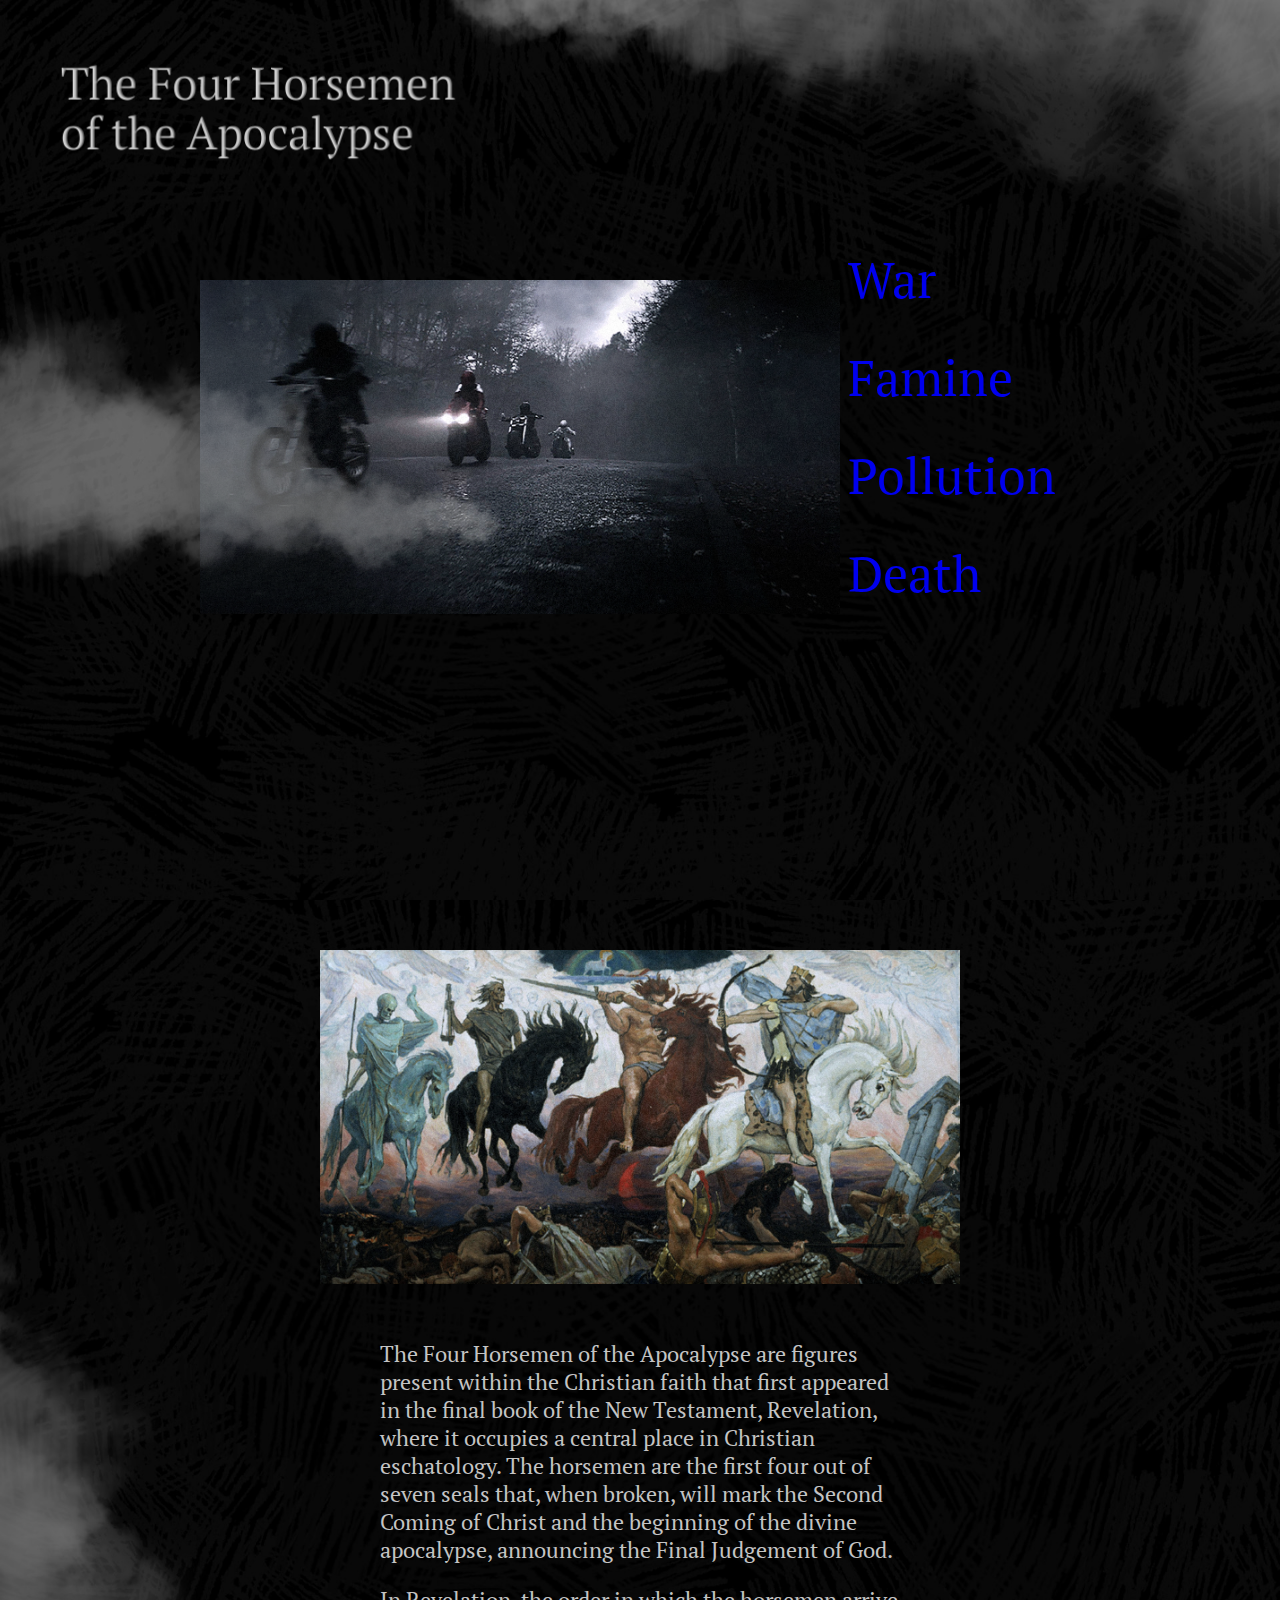
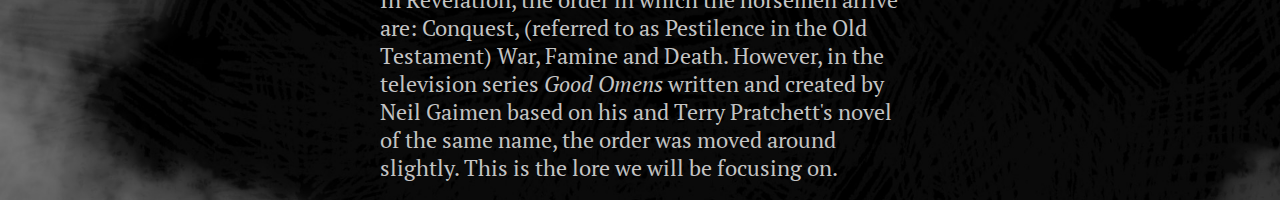
<file: index.html>
<!DOCTYPE html>
<html lang="en">
<head>
    <meta charset="UTF-8">
    <meta http-equiv="X-UA-Compatible" content="IE=edge">
    <meta name="viewport" content="width=device-width, initial-scale=1.0">
    <title>Four Horsemen</title>
    <link rel="icon" href="images/favicon.png">
    <link rel="stylesheet" href="style.css">
</head>
<body class="homepage">
    <section class="intro">
        <img id="left-align" src="images/page-title.png" alt="">
        <img id="left-align" src="images/page1-clouds.png" alt="">
        <img src="images/four-ride.png" class="intro-style" alt="four people on motorcycles on a rainy grey street">
        <div class="vertical-menu">
            <a id="war" href="war.html">War</a>
            <a id="famine" href="famine.html">Famine</a>
            <a id="pollution" href="pollution.html">Pollution</a>
            <a id="death" href="death.html">Death</a>
        </div>
    </section>
    <section class="history">
        <img src="images/horsemen.png" class="history-style" alt="an 18th century painting depicting four horses and their apocalyptic horsemen">
    <div class="center-text">
        <p>The Four Horsemen of the Apocalypse are figures present within the Christian faith that first appeared in the final book of the New Testament, Revelation, where it 
                occupies a central place in Christian eschatology. The horsemen are the first four out of seven seals that, when broken, will mark the Second Coming of Christ and 
                the beginning of the divine apocalypse, announcing the Final Judgement of God. </p>
        <p>In Revelation, the order in which the horsemen arrive are: Conquest, (referred to as Pestilence in the Old Testament) War, Famine and Death. However, in the television 
                series <em>Good Omens</em> written and created by Neil Gaimen based on his and Terry Pratchett's novel of the same name, the order was moved around slightly. This is the lore 
                we will be focusing on.</p>
    </div>
    </section>
</html>
</file>
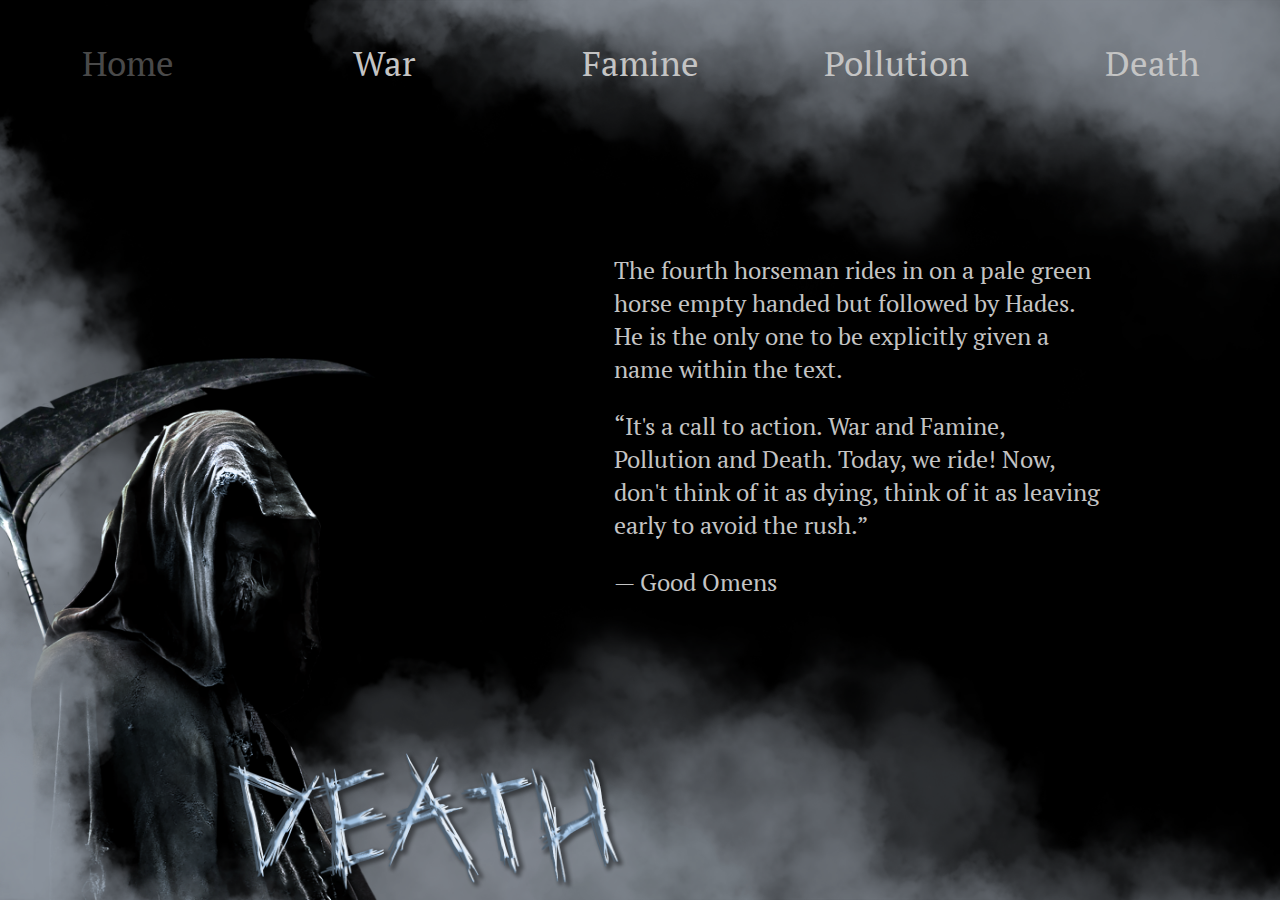
<file: death.html>
<html lang="en">
<head>
    <meta charset="UTF-8">
    <meta http-equiv="X-UA-Compatible" content="IE=edge">
    <meta name="viewport" content="width=device-width, initial-scale=1.0">
    <title>Death</title>
    <link rel="icon" href="images/favicon.png">
    <link rel="stylesheet" href="style.css">
</head>
<body class="death-bg">
    <div class="horizontal-menu">
        <a href="index.html">Home</a>
        <a href="war.html">War</a>
        <a href="famine.html">Famine</a>
        <a href="pollution.html">Pollution</a>
        <a href="death.html">Death</a>
    </div>
    <div class="sparks">
        <img id="img"src="images/above-clouds.png" alt="grey clouds covering the bottom left corner">
    </div>
    <div class="left-character">
        <img id="img"src="images/death.png" alt="a decayed skeleton wearing a tattered icy blue-black robe, there is also a scythe behind him">
    </div>
    <div class="left-title">
        <img id="img"src="images/death-title.png" alt="the word death in scary looking icicle font">
    </div>
    <div class="right-text">
        <p>The fourth horseman rides in on a pale green horse empty handed but followed by Hades. He is the only one to be explicitly given a name within the text.</p>
        <p>“It's a call to action. War and Famine, Pollution and Death. Today, we ride! Now, don't think of it as dying, think of it as leaving early to avoid the rush.”</p>
        <p>— Good Omens</p>
    </div>
</body>
</html>
</file>
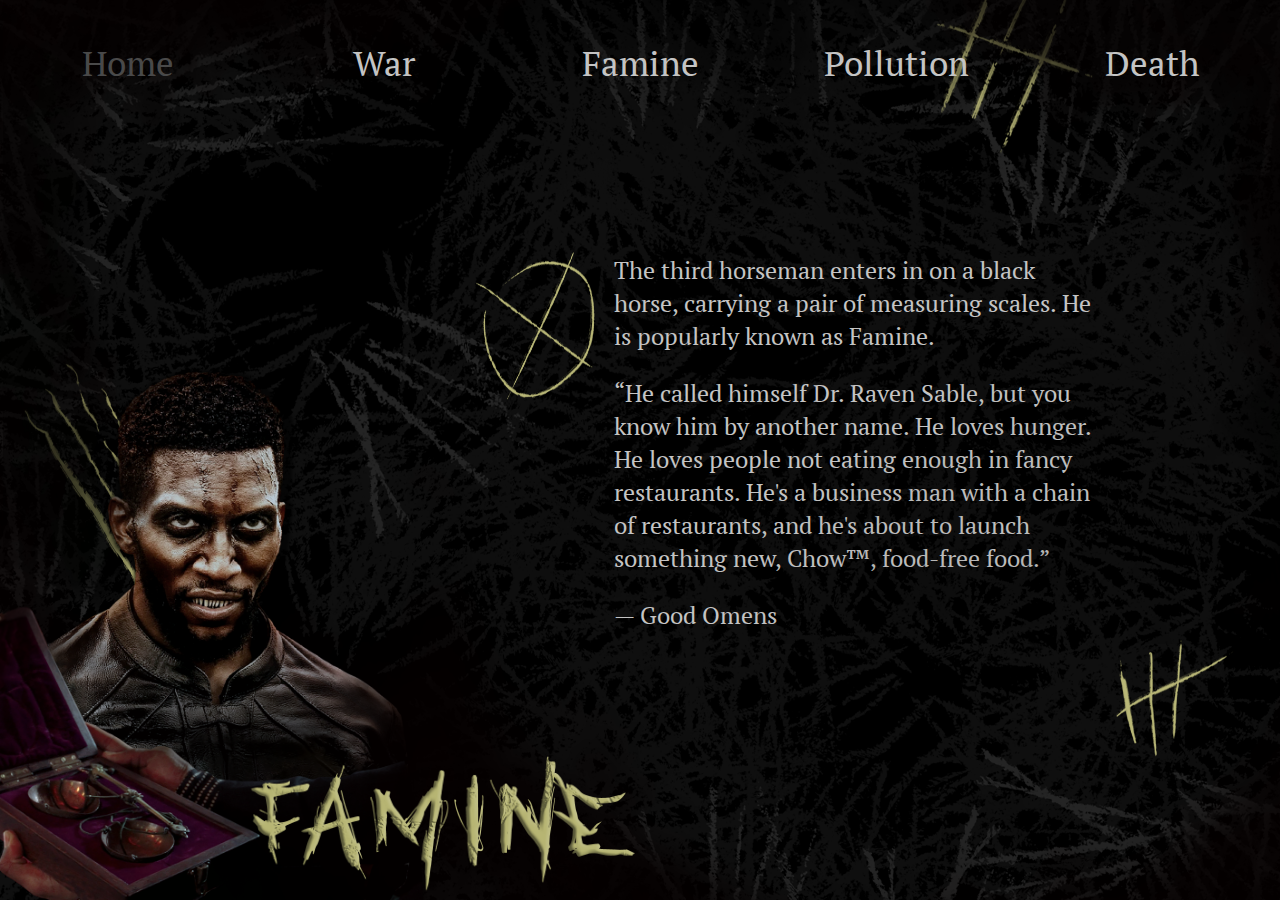
<file: famine.html>
<html lang="en">
<head>
    <meta charset="UTF-8">
    <meta http-equiv="X-UA-Compatible" content="IE=edge">
    <meta name="viewport" content="width=device-width, initial-scale=1.0">
    <title>Famine</title>
    <link rel="icon" href="images/favicon.png">
    <link rel="stylesheet" href="style.css">
</head>
<body class="famine-bg">
    <div class="horizontal-menu">
        <a href="index.html">Home</a>
        <a href="war.html">War</a>
        <a href="famine.html">Famine</a>
        <a href="pollution.html">Pollution</a>
        <a href="death.html">Death</a>
    </div>
    <div class="mist">
        <img id="img"src="images/black-mist.png" alt="a dark fog covering the bottom of the page">
    </div>
    <div class="scratches">
        <img id="img"src="images/scratches.png" alt="rough yellow scratches">
    </div>
    <div class="scales">
        <img id="img"src="images/scales.png" alt="measuring scales in a purple velvet box">
    </div>
    <div class="left-character">
        <img id="img"src="images/famine.png" alt="a man with sharp teeth in a black leather jacket">
    </div>
    <div class="left-title">
        <img id="img"src="images/famine-title.png" alt="the world famine in sickly yellow spindly font">
    </div>
    <div class="right-text">
        <p>The third horseman enters in on a black horse, carrying a pair of measuring scales. He is popularly known as Famine.</p>
        <p>“He called himself Dr. Raven Sable, but you know him by another name. He loves hunger. He loves people not eating enough in fancy restaurants. He's a business man with a 
            chain of restaurants, and he's about to launch something new, Chow™, food-free food.” </p>
        <p>— Good Omens</p>
    </div>
</body>
</html>
</file>
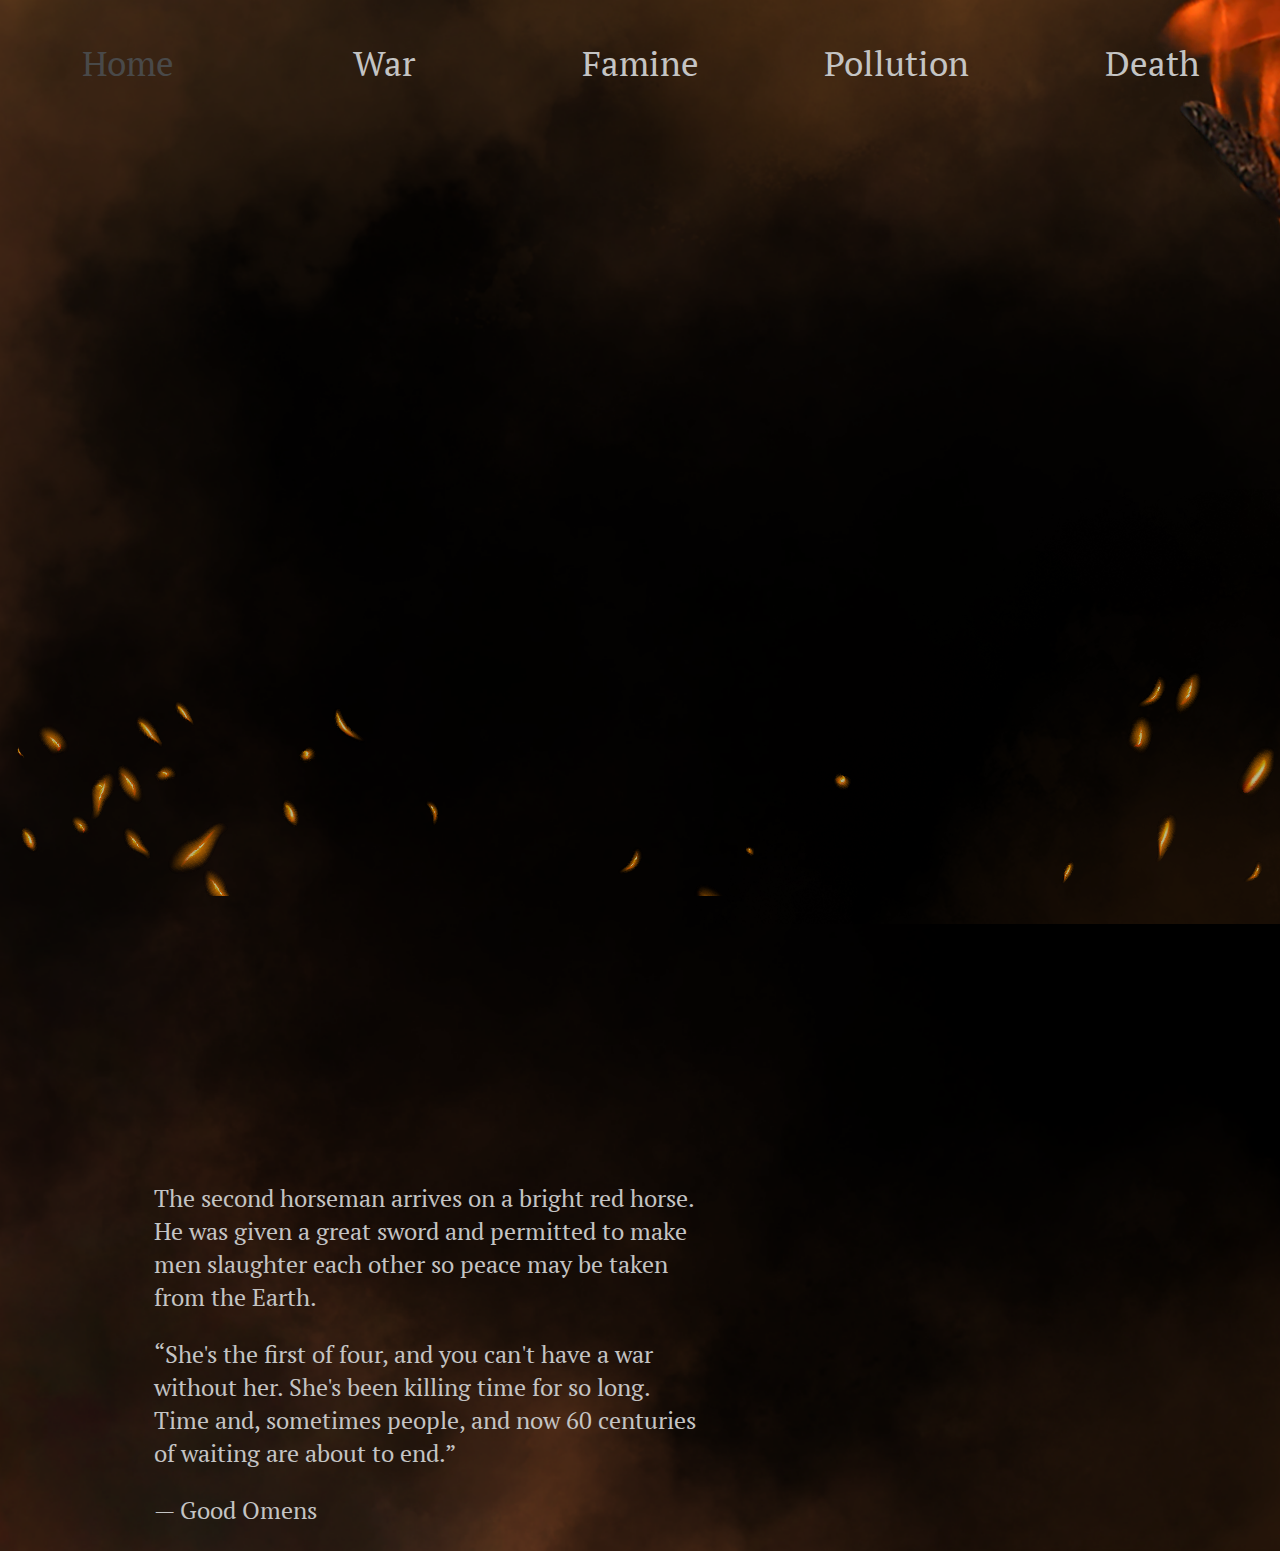
<file: page01-war.html>
<!DOCTYPE html>
<html lang="en">
<head>
    <meta charset="UTF-8">
    <meta http-equiv="X-UA-Compatible" content="IE=edge">
    <meta name="viewport" content="width=device-width, initial-scale=1.0">
    <title>War</title>
    <link rel="stylesheet" href="style.css">
</head>
<body class="war-bg">
    <div class="horizontal-menu">
        <a href="index.html">Home</a>
        <a href="page01-war.html">War</a>
        <a href="page02-famine.html">Famine</a>
        <a href="page03-pollution.html">Pollution</a>
        <a href="page04-death.html">Death</a>
    </div>
    <div class="left-overlay">
        <img src="images/smoke-overlay.png" alt="">
    </div>
    <div class="sparks">
        <img src="images/fire-sparks.png" alt="">
    </div>
    <div class="right-character">
        <img src="images/war.png" alt="">
    </div>
    <div class="right-title">
        <img src="images/war-title.png" alt="">
    </div>
    <div class="left-text">
        <p>The second horseman arrives on a bright red horse. He was given a great sword and permitted to make men slaughter each other so peace may be taken from the Earth.</p>
        <p>“She's the first of four, and you can't have a war without her. She's been killing time for so long. Time and, sometimes people, and now 60 centuries of waiting are 
            about to end.” </p>
        <p>— Good Omens</p>
    </div>
</body>
</html>
</file>
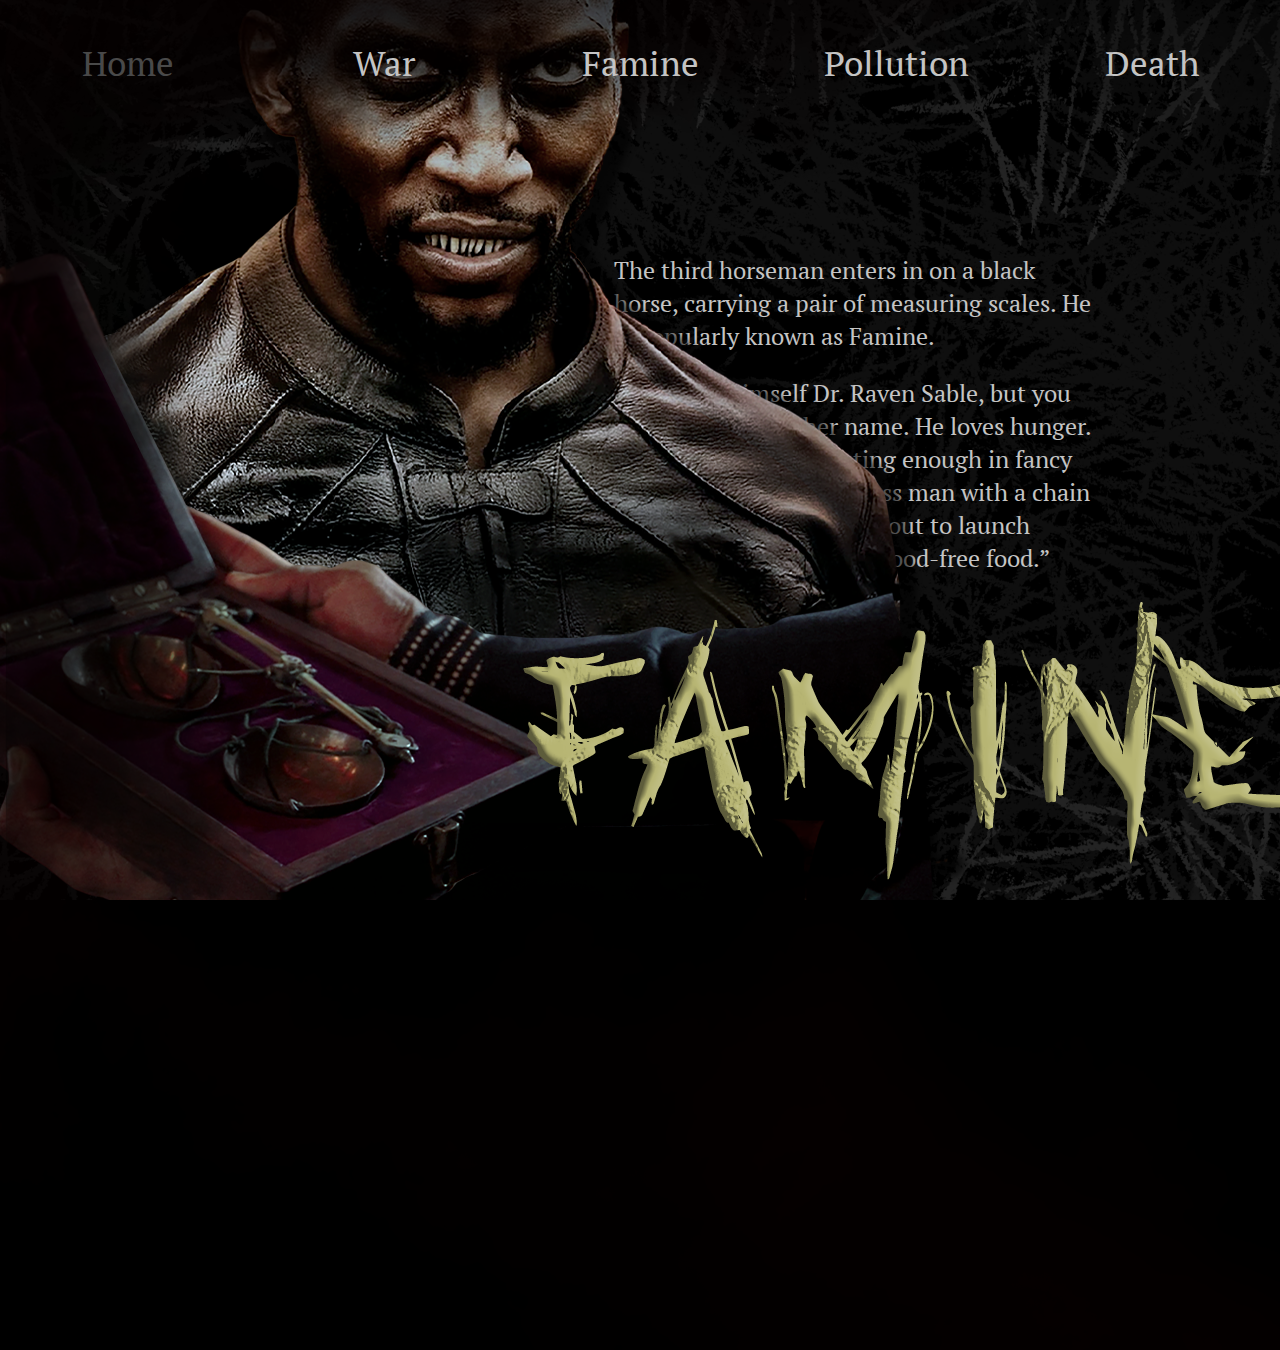
<file: page02-famine.html>
<html lang="en">
<head>
    <meta charset="UTF-8">
    <meta http-equiv="X-UA-Compatible" content="IE=edge">
    <meta name="viewport" content="width=device-width, initial-scale=1.0">
    <title>Famine</title>
    <link rel="stylesheet" href="style.css">
</head>
<body class="famine-bg">
    <div class="horizontal-menu">
        <a href="index.html">Home</a>
        <a href="page01-war.html">War</a>
        <a href="page02-famine.html">Famine</a>
        <a href="page03-pollution.html">Pollution</a>
        <a href="page04-death.html">Death</a>
    </div>
    <div class="mist">
        <img src="images/black-mist.png" alt="">
    </div>
    <div class="scales">
        <img src="images/scales.png" alt="">
    </div>
    <div class="left-character">
        <img src="images/famine.png" alt="">
    </div>
    <div class="left-title">
        <img src="images/famine-title.png" alt="">
    </div>
    <div class="right-text">
        <p>The third horseman enters in on a black horse, carrying a pair of measuring scales. He is popularly known as Famine.</p>
        <p>“He called himself Dr. Raven Sable, but you know him by another name. He loves hunger. He loves people not eating enough in fancy restaurants. He's a business man with a 
            chain of restaurants, and he's about to launch something new, Chow™, food-free food.” </p>
        <p>— Good Omens</p>
    </div>
</body>
</html>
</file>
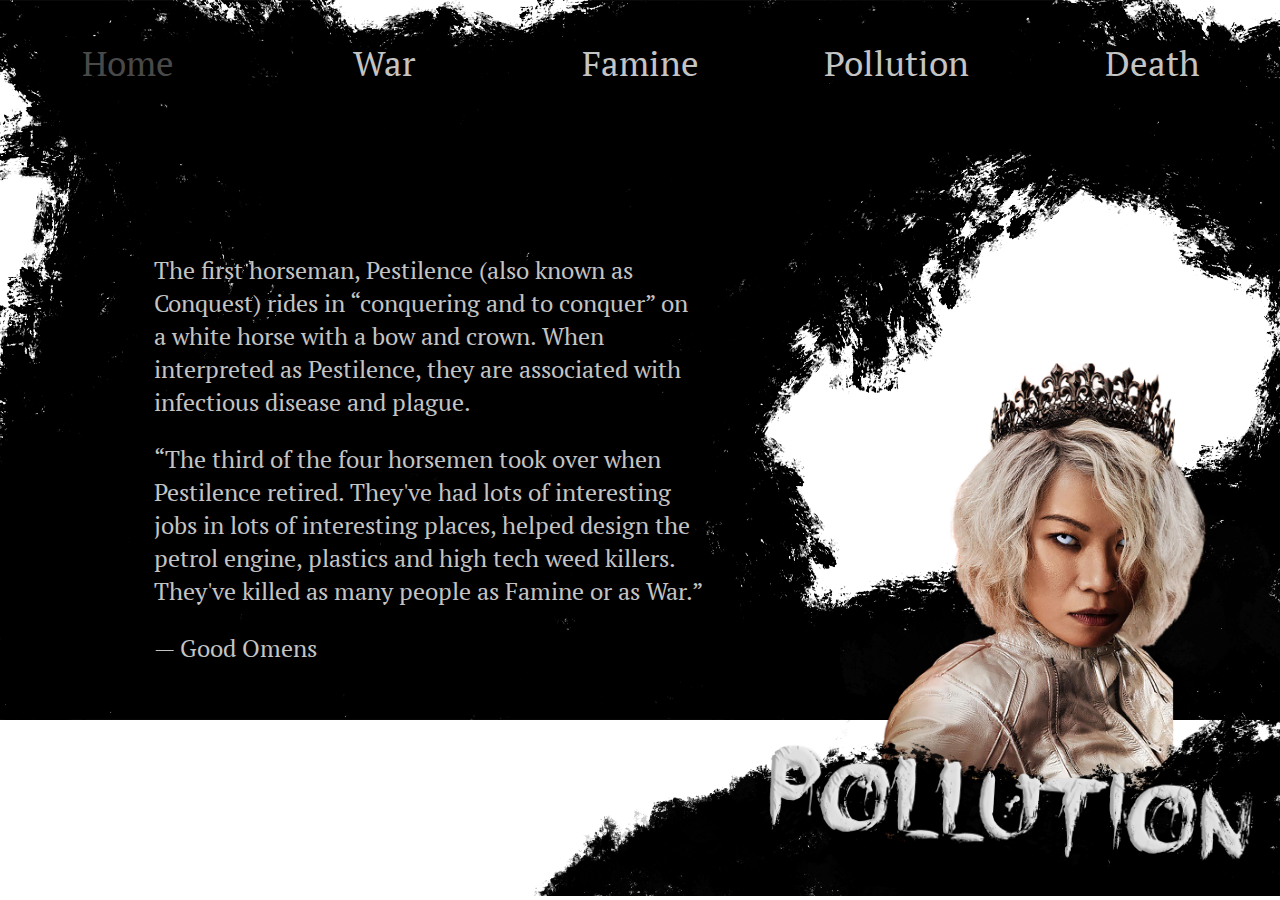
<file: pollution.html>
<!DOCTYPE html>
<html lang="en">
<head>
    <meta charset="UTF-8">
    <meta http-equiv="X-UA-Compatible" content="IE=edge">
    <meta name="viewport" content="width=device-width, initial-scale=1.0">
    <title>Pollution</title>
    <link rel="icon" href="images/favicon.png">
    <link rel="stylesheet" href="style.css">
</head>
<body class="pollution-bg">
    <div class="horizontal-menu">
        <a href="index.html">Home</a>
        <a href="war.html">War</a>
        <a href="famine.html">Famine</a>
        <a href="pollution.html">Pollution</a>
        <a href="death.html">Death</a>
    </div>
    <div class="right-overlay">
        <img id="img"src="images/front-sludge.png" alt="inky black sludge covering the bottom right corner">
    </div>
    <div class="right-character">
        <img id="img"src="images/pollution.png" alt="a person with white eyes and hair in a dirty white leather jacket and black crown">
    </div>
    <div class="right-title">
        <img id="img"src="images/pollution-title.png" alt="the word pollution in font that looks like wet white paint">
    </div>
    <div class="left-text">
        <p>The first horseman, Pestilence (also known as Conquest) rides in “conquering and to conquer” on a white horse with a bow and crown. When interpreted as Pestilence, 
        they are associated with infectious disease and plague.</p>
        <p>“The third of the four horsemen took over when Pestilence retired. They've had lots of interesting jobs in lots of interesting places, helped design the petrol engine, 
        plastics and high tech weed killers. They've killed as many people as Famine or as War.” </p>
        <p>— Good Omens</p>
    </div>
</body>
</html>
</file>
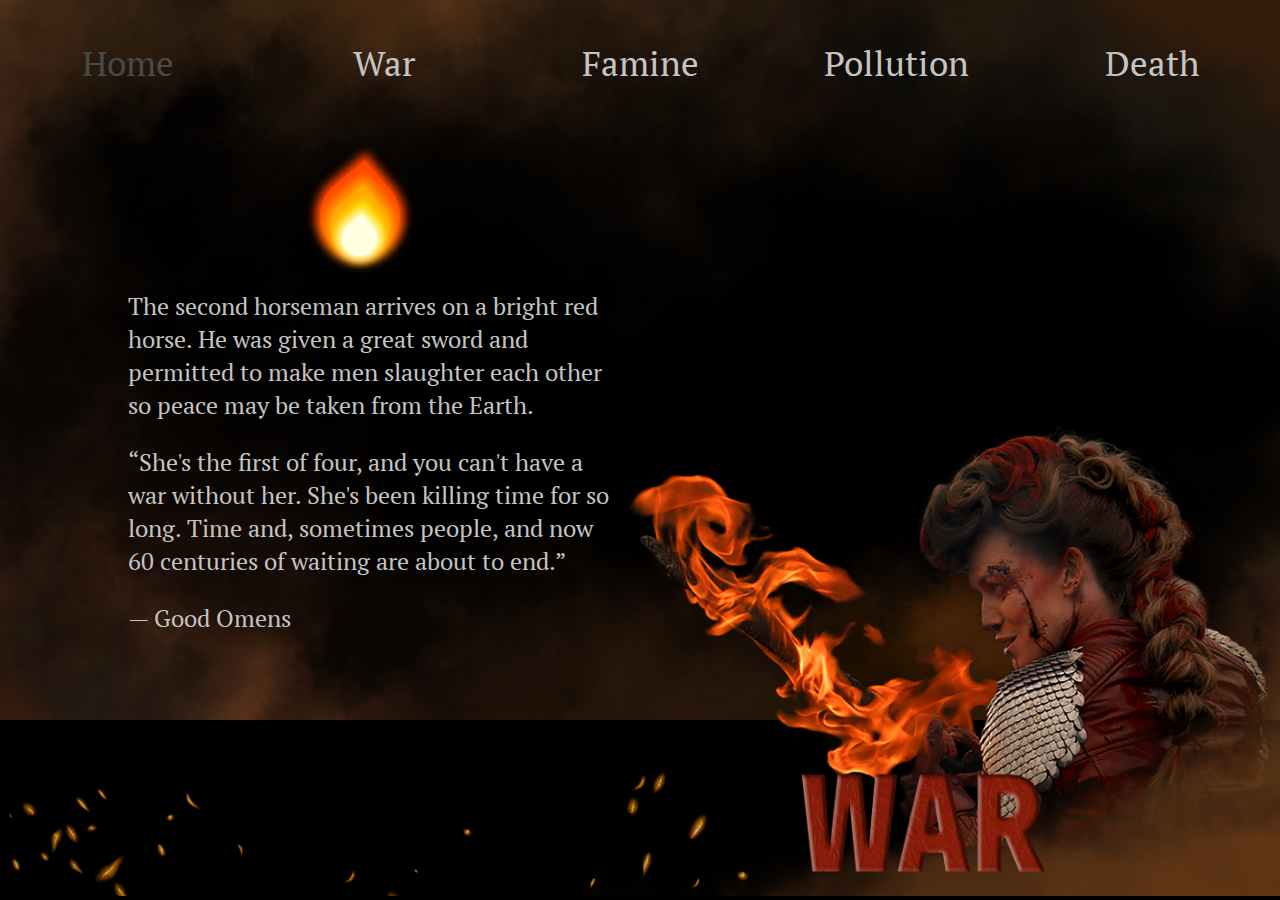
<file: war.html>
<!DOCTYPE html>
<html lang="en">
<head>
    <meta charset="UTF-8">
    <meta http-equiv="X-UA-Compatible" content="IE=edge">
    <meta name="viewport" content="width=device-width, initial-scale=1.0">
    <title>War</title>
    <link rel="icon" href="images/favicon.png">
    <link rel="stylesheet" href="style.css">
</head>
<body class="war-bg">
    <div class="horizontal-menu">
        <a href="index.html">Home</a>
        <a href="war.html">War</a>
        <a href="famine.html">Famine</a>
        <a href="pollution.html">Pollution</a>
        <a href="death.html">Death</a>
    </div>
    <div class="wrapper">
        <div class="flame-wrapper">
            <div class="flame red"></div>
            <div class="flame orange"></div>
            <div class="flame gold"></div>
            <div class="flame white"></div>
        </div>
    </div>
    <div class="right-overlay">
        <img id="img" src="images/smoke-overlay2.png" alt="dusty smoke">
    </div>
    <div class="sparks">
        <img id="img"src="images/fire-sparks.png" alt="sparks of fire">
    </div>
    <div class="right-character">
        <img id="img"src="images/war.png" alt="a woman in red holding a flaming sword">
    </div>
    <div class="right-title">
        <img id="img"src="images/war-title.png" alt="the word war in large blocky red text">
    </div>
    <div class="war-text">
        <p>The second horseman arrives on a bright red horse. He was given a great sword and permitted to make men slaughter each other so peace may be taken from the Earth.</p>
        <p>“She's the first of four, and you can't have a war without her. She's been killing time for so long. Time and, sometimes people, and now 60 centuries of waiting are 
            about to end.” </p>
        <p>— Good Omens</p>
    </div>
</body>
</html>
</file>
<file: style.css>
@import url('https://fonts.googleapis.com/css2?family=PT+Serif&display=swap');


.homepage{
    background-color: black;
    overflow-y: scroll;
    overflow-x: hidden;
    margin:0;
}
.vertical-menu{
    width: 240px;
    height: 100%;
    margin-left: 65%;
    margin-right: 45%;
    margin-top: 18%;
    display: inline-block;
}
.vertical-menu #war{
    display: block;
    text-decoration: none;
    font-family: 'PT Serif', serif;
    font-size: 50px;
    padding: 16px;
    transition: color .3s ease-in-out, box-shadow .3s ease-in-out;
}
.vertical-menu #famine{
    display: block;
    text-decoration: none;
    font-family: 'PT Serif', serif;
    font-size: 50px;
    padding: 16px;
    transition: color .5s ease-in-out, box-shadow .5s ease-in-out;
}
.vertical-menu #pollution{
    display: block;
    text-decoration: none;
    font-family: 'PT Serif', serif;
    font-size: 50px;
    padding: 16px;
    transition: color .5s ease-in-out, box-shadow .5s ease-in-out;
}
.vertical-menu #death{
    display: block;
    text-decoration: none;
    font-family: 'PT Serif', serif;
    font-size: 50px;
    padding: 16px;
    transition: color .3s ease-in-out, box-shadow .3s ease-in-out;
}
.vertical-menu a:visited{
    display: block;
    text-decoration: none;
    color:#c4c4c4;
    font-family: 'PT Serif', serif;
    font-size: 50px;
    padding: 16px;
}
#war:hover{
    text-decoration: none;
    font-family: 'PT Serif', serif;
    font-size: 50px;
    box-shadow: inset 130px 0 0 0 #8d1b08;
    color: black;
}
#famine:hover{
    text-decoration: none;
    font-family: 'PT Serif', serif;
    font-size: 50px;
    box-shadow: inset 300px 0 0 0 #b7b573;
    color: black;
}
#pollution:hover{
    text-decoration: none;
    font-family: 'PT Serif', serif;
    font-size: 50px;
    box-shadow: inset 350px 0 0 0 #dedede;
    color: black;
}
#death:hover{
    text-decoration: none;
    font-family: 'PT Serif', serif;
    font-size: 50px;
    box-shadow: inset 170px 0 0 0 #a1c2e3;
    color: black;
}
.intro{
    height: 100vh;
    background-image: url(images/page1-bg.jpg);
    background-repeat: no-repeat;
    background-size:cover;
    box-sizing: border-box;
}

.intro-style{
    max-width: 50%;
    height: auto;
    top: 280px;
    left: 200px;
    position: absolute;
    z-index: 1;
}
#left-align{
    max-width: 40vw;
    position: absolute;
    z-index: 2;
}
.history{
    height: 100vh;
    background-image: url(images/page2-bg.jpg);
    background-repeat: no-repeat;
    background-size:cover;
    box-sizing: border-box;
}
.center-text{
    font-family:'PT Serif', serif;
    color:#c4c4c4;
    margin: 0;
    padding-right: 380px;
    padding-left: 380px;
    padding-top: 80px;
    font-size: 22px;
    line-height: 28px;
}
.history-style{
    max-width: 50%;
    height: auto;
    position: relative;
    top: 50px;
    left: 50%;
    transform: translateX(-50%);
}
#img{
    width: 100%;
    height: 100%;
}
.horizontal-menu a:link{
    float: left;
    padding-top: 40px;
    text-decoration: none;
    color:#c4c4c4;
    font-family: 'PT Serif', serif;
    font-size: 35px;
    width: 20%;
    text-align: center;
    position: relative;
    z-index: 3;
}
.horizontal-menu a:visited{
    float: left;
    padding-top: 40px;
    text-decoration: none;
    color:#c4c4c4;
    font-family: 'PT Serif', serif;
    font-size: 35px;
    width: 20%;
    text-align: center;
    z-index: 3;
}
.horizontal-menu a:hover{
    float: left;
    padding-top: 40px;
    text-decoration: none;
    color:rgb(73, 73, 73);
    font-family: 'PT Serif', serif;
    font-size: 35px;
    width: 20%;
    text-align: center;
    z-index: 3;
}
.war-bg{
    overflow: hidden;
    background-color: black;
    background-image: url(images/fire-smoke.png);
    background-repeat: no-repeat;
    background-size:cover;
    margin:0;
}

.war-text{
    font-family:'PT Serif', serif;
    color:#c4c4c4;
    margin: 0;
    padding-right: 52%;
    padding-left:10%;
    padding-top: 0%;
    font-size: 24px;
    line-height: 33px; 
}

.wrapper{
    height: 10px;
    padding-top: 20%;
    padding-left: 25%;
    font-size: 21px;
}
.red {
    width: 80px;
    height: 80px;
    background: orangered;
    box-shadow: 0px 0px 10px 5px orangered;
}
.orange {
    left: 10px;
    width: 60px;
    height: 60px;
    background: orange;
    box-shadow: 0px 0px 12px 6px orange;
}
.gold {
    left: 18px;
    width: 45px;
    height: 45px;
    background: gold;
    box-shadow: 0px 0px 9px 4px gold;
}
.blue {
    left: 32px;
    width: 15px;
    height: 15px;
    background: darkblue;
    box-shadow: 0px 0px 15px 10px darkblue;
}
.black {
    left: 20px;
    width: 40px;
    height: 40px;
    bottom: -50px;
    background: black;
    box-shadow: 0px 0px 15px 10px black;
}
.base {
    border-radius: 50%;
    position: absolute;
}
.white {
    left: 22px;
    width: 35px;
    height: 35px;
    background: lightyellow;
    box-shadow: 0px 0px 9px 4px lightyellow;
}
.flame-wrapper {
    position: relative;
    animation: flicker 1.5s ease-in infinite;
}
.flame {
    bottom: 0;
    position: absolute;
    border-radius: 50% 0% 50% 50%;
    transform: rotate(-40deg);
}
@keyframes flicker {
    0% {transform: rotate(-0.8deg);}
    20% {transform: rotate(1deg) scaleY(0.95);}
    40% {transform: rotate(-0.8deg);}
    60% {transform: rotate(0.8deg);}
    80% {transform: rotate(-0.8deg)scaleY(0.9);}
    100% {transform: rotate(0.8deg);}
}

.pollution-bg{
    background-color: white;
    background-image: url(images/black-sludge.png);
    background-repeat: no-repeat;
    background-size:cover;
    margin:0;
}
.left-text{
    font-family:'PT Serif', serif;
    color:#c4c4c4;
    margin: 0;
    padding-right: 45%;
    padding-left:12%;
    padding-top: 18%;
    font-size: 24px;
    line-height: 33px; 
}
.right-overlay{
    width: 70vw;
    position: absolute;
    bottom: 0;
    right: 0;
    z-index: 1;
}
.sparks{
    width: 60vw;
    position: absolute;
    bottom: 0;
    left: 0;
    z-index: 1;
}
.right-title{
    width: 90vw;
    position: absolute;
    bottom: 0;
    right: 0;
    z-index: 3;
}
.right-character{
    width: 85vw;
    position: absolute;
    bottom: 0;
    right: 0;
}
.right-text{
    font-family:'PT Serif', serif;
    color:#c4c4c4;
    margin: 0;
    padding-left: 48%;
    padding-right: 14%;
    padding-top: 18%;
    font-size: 24px;
    line-height: 33px; 
}
.famine-bg{
    background-color: black;
    background-image: url(images/famine-texture.png);
    background-repeat: no-repeat;
    background-size:cover;
    margin:0;
}
.scratches{
    position: absolute;
    height: 100vh;
}
.death-bg{
    background-color: black;
    background-image: url(images/under-clouds.png);
    background-repeat: no-repeat;
    background-size:cover;
    margin:0;
}
.mist{
    width: 100%;
    height: 100%;
    position: absolute;
    z-index: 2; 
}
.scales{
    width: 85vw;
    position: absolute;
    bottom: 0;
    left: 0; 
    z-index: 1;
}
.left-character{
    width: 85vw;
    position: absolute;
    bottom: 0;
    left: 0;
}
.left-title{
    width: 90vw;
    position: absolute;
    bottom: 0;
    left: 0;
    z-index: 3;
}
</file>
